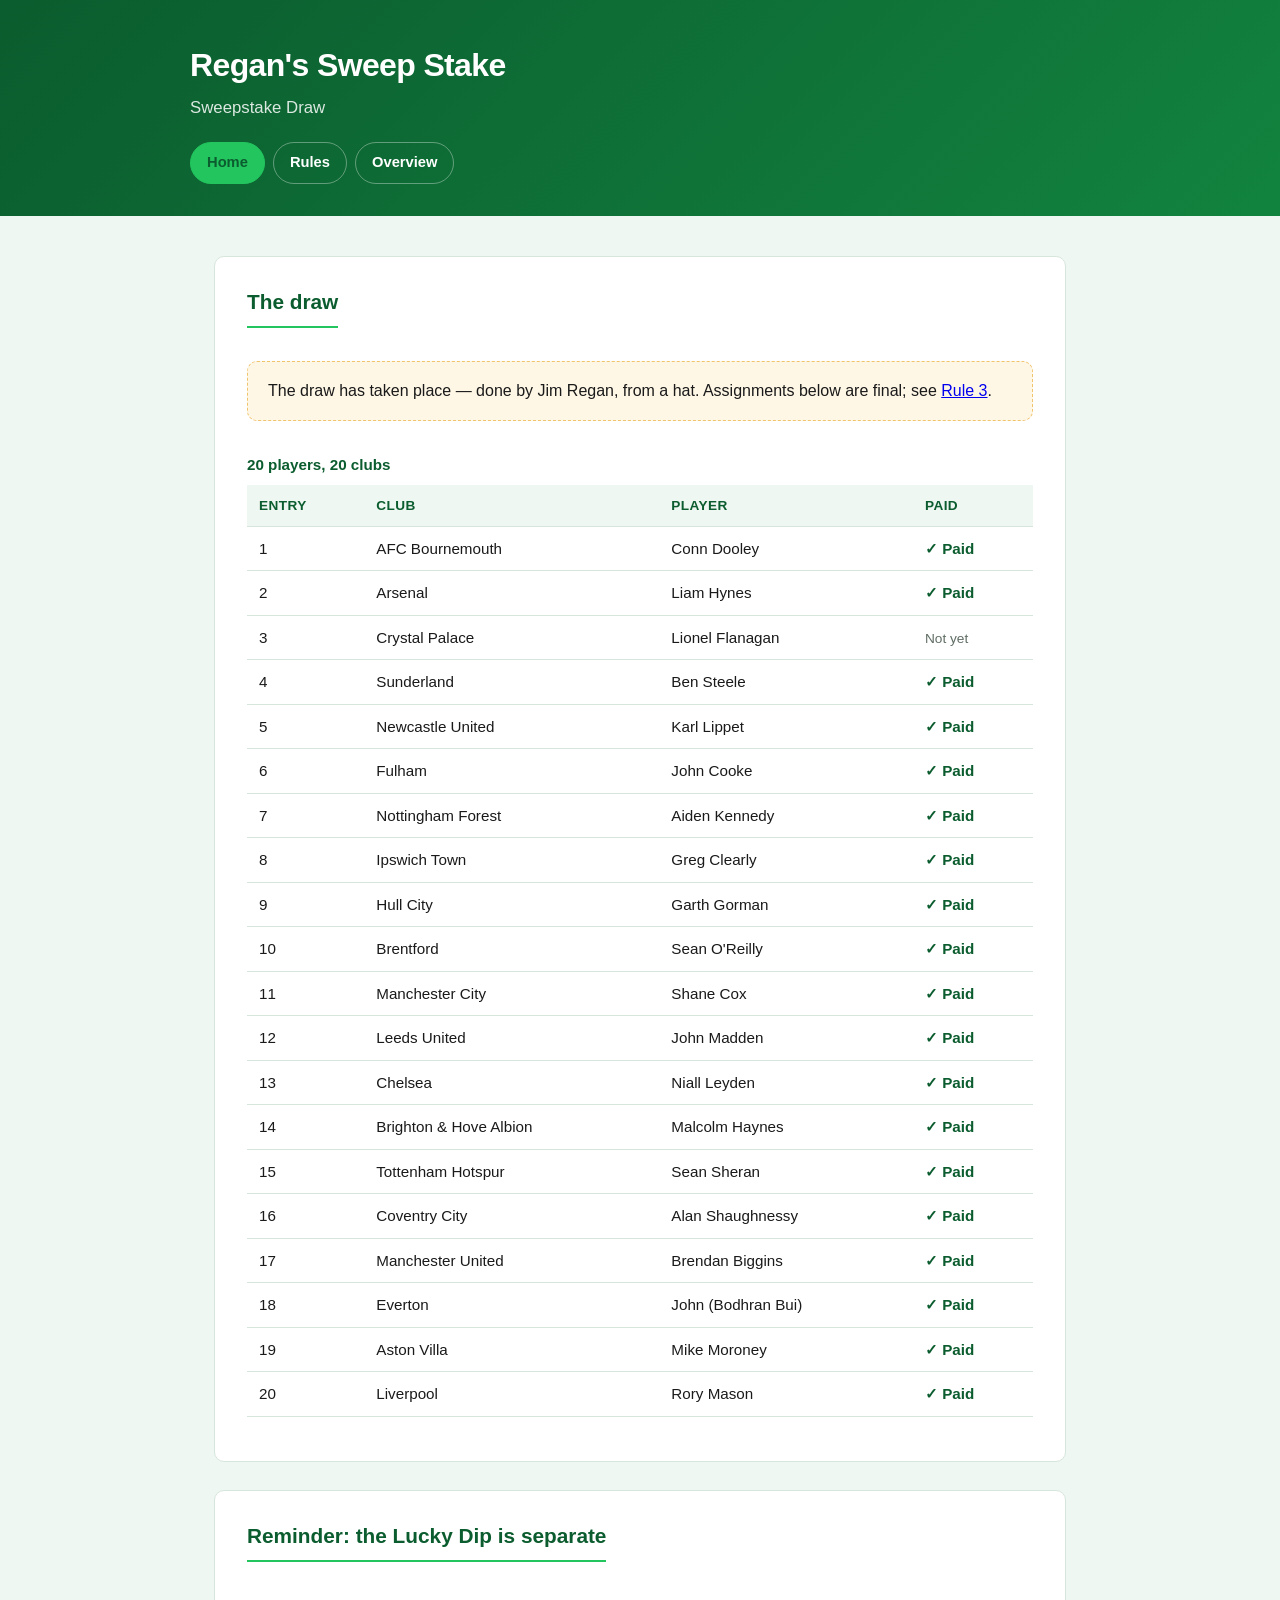
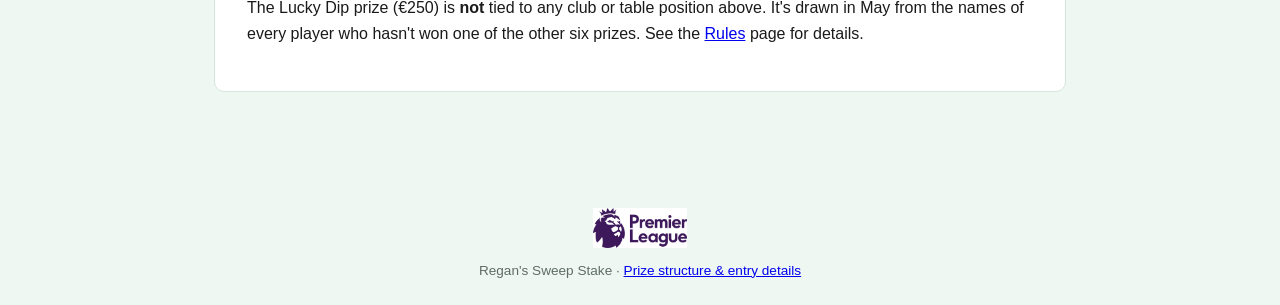
<file: index.html>
<!doctype html>
<html lang="en">
<head>
  <meta charset="utf-8">
  <meta name="viewport" content="width=device-width, initial-scale=1">
  <title>Regan's Sweep Stake</title>
  <link rel="stylesheet" href="assets/style.css">
</head>
<body>
  <header class="site-header">
    <div class="header-inner">
      <h1>Regan's Sweep Stake</h1>
      <p class="tagline">Sweepstake Draw</p>
      <nav class="site-nav">
        <a href="index.html" class="active">Home</a>
        <a href="rules.html">Rules</a>
        <a href="overview.html">Overview</a>
      </nav>
    </div>
  </header>

  <main>
    <section>
      <h2>The draw</h2>
      <div class="placeholder-block">
        <p>The draw has taken place &mdash; done by Jim Regan, from a hat. Assignments below are final; see <a href="rules.html">Rule 3</a>.</p>
      </div>
      <div class="overflow-scroll">
        <table>
          <caption>20 players, 20 clubs</caption>
          <thead>
            <tr>
              <th>Entry</th>
              <th>Club</th>
              <th>Player</th>
              <th>Paid</th>
            </tr>
          </thead>
          <tbody>
            <tr><td>1</td><td>AFC Bournemouth</td><td>Conn Dooley</td><td><span class="paid-yes">&check; Paid</span></td></tr>
            <tr><td>2</td><td>Arsenal</td><td>Liam Hynes</td><td><span class="paid-yes">&check; Paid</span></td></tr>
            <tr><td>3</td><td>Crystal Palace</td><td>Lionel Flanagan</td><td><span class="paid-no">Not yet</span></td></tr>
            <tr><td>4</td><td>Sunderland</td><td>Ben Steele</td><td><span class="paid-yes">&check; Paid</span></td></tr>
            <tr><td>5</td><td>Newcastle United</td><td>Karl Lippet</td><td><span class="paid-yes">&check; Paid</span></td></tr>
            <tr><td>6</td><td>Fulham</td><td>John Cooke</td><td><span class="paid-yes">&check; Paid</span></td></tr>
            <tr><td>7</td><td>Nottingham Forest</td><td>Aiden Kennedy</td><td><span class="paid-yes">&check; Paid</span></td></tr>
            <tr><td>8</td><td>Ipswich Town</td><td>Greg Clearly</td><td><span class="paid-yes">&check; Paid</span></td></tr>
            <tr><td>9</td><td>Hull City</td><td>Garth Gorman</td><td><span class="paid-yes">&check; Paid</span></td></tr>
            <tr><td>10</td><td>Brentford</td><td>Sean O'Reilly</td><td><span class="paid-yes">&check; Paid</span></td></tr>
            <tr><td>11</td><td>Manchester City</td><td>Shane Cox</td><td><span class="paid-yes">&check; Paid</span></td></tr>
            <tr><td>12</td><td>Leeds United</td><td>John Madden</td><td><span class="paid-yes">&check; Paid</span></td></tr>
            <tr><td>13</td><td>Chelsea</td><td>Niall Leyden</td><td><span class="paid-yes">&check; Paid</span></td></tr>
            <tr><td>14</td><td>Brighton &amp; Hove Albion</td><td>Malcolm Haynes</td><td><span class="paid-yes">&check; Paid</span></td></tr>
            <tr><td>15</td><td>Tottenham Hotspur</td><td>Sean Sheran</td><td><span class="paid-yes">&check; Paid</span></td></tr>
            <tr><td>16</td><td>Coventry City</td><td>Alan Shaughnessy</td><td><span class="paid-yes">&check; Paid</span></td></tr>
            <tr><td>17</td><td>Manchester United</td><td>Brendan Biggins</td><td><span class="paid-yes">&check; Paid</span></td></tr>
            <tr><td>18</td><td>Everton</td><td>John (Bodhran Bui)</td><td><span class="paid-yes">&check; Paid</span></td></tr>
            <tr><td>19</td><td>Aston Villa</td><td>Mike Moroney</td><td><span class="paid-yes">&check; Paid</span></td></tr>
            <tr><td>20</td><td>Liverpool</td><td>Rory Mason</td><td><span class="paid-yes">&check; Paid</span></td></tr>
          </tbody>
        </table>
      </div>
    </section>

    <section>
      <h2>Reminder: the Lucky Dip is separate</h2>
      <p>
        The Lucky Dip prize (&euro;250) is <strong>not</strong> tied to any club or table
        position above. It's drawn in May from the names of every player who hasn't won one
        of the other six prizes. See the <a href="rules.html#lucky-dip">Rules</a> page for
        details.
      </p>
    </section>
  </main>

  <footer class="site-footer">
    <img src="assets/brand/premier-league-logo.png" alt="Premier League" class="footer-logo">
    <p>Regan's Sweep Stake &middot; <a href="overview.html">Prize structure &amp; entry details</a></p>
  </footer>
</body>
</html>
</file>
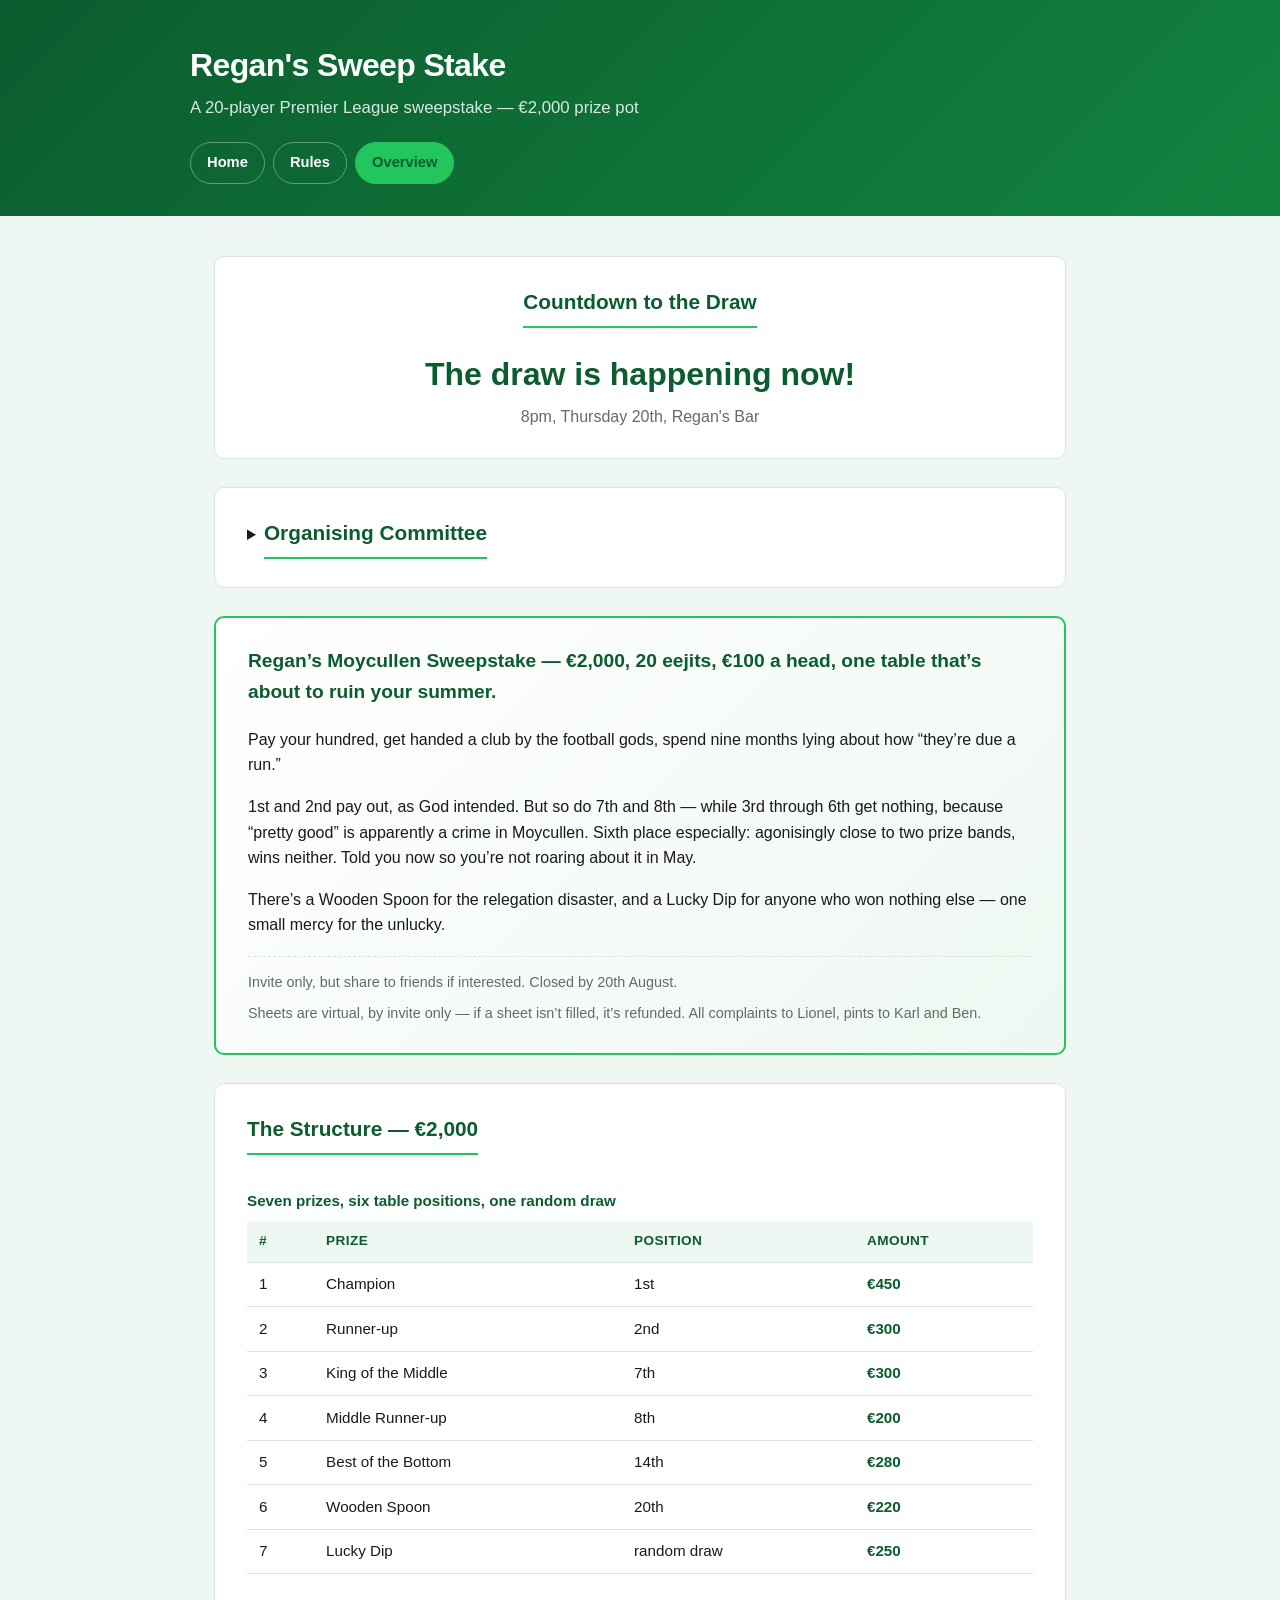
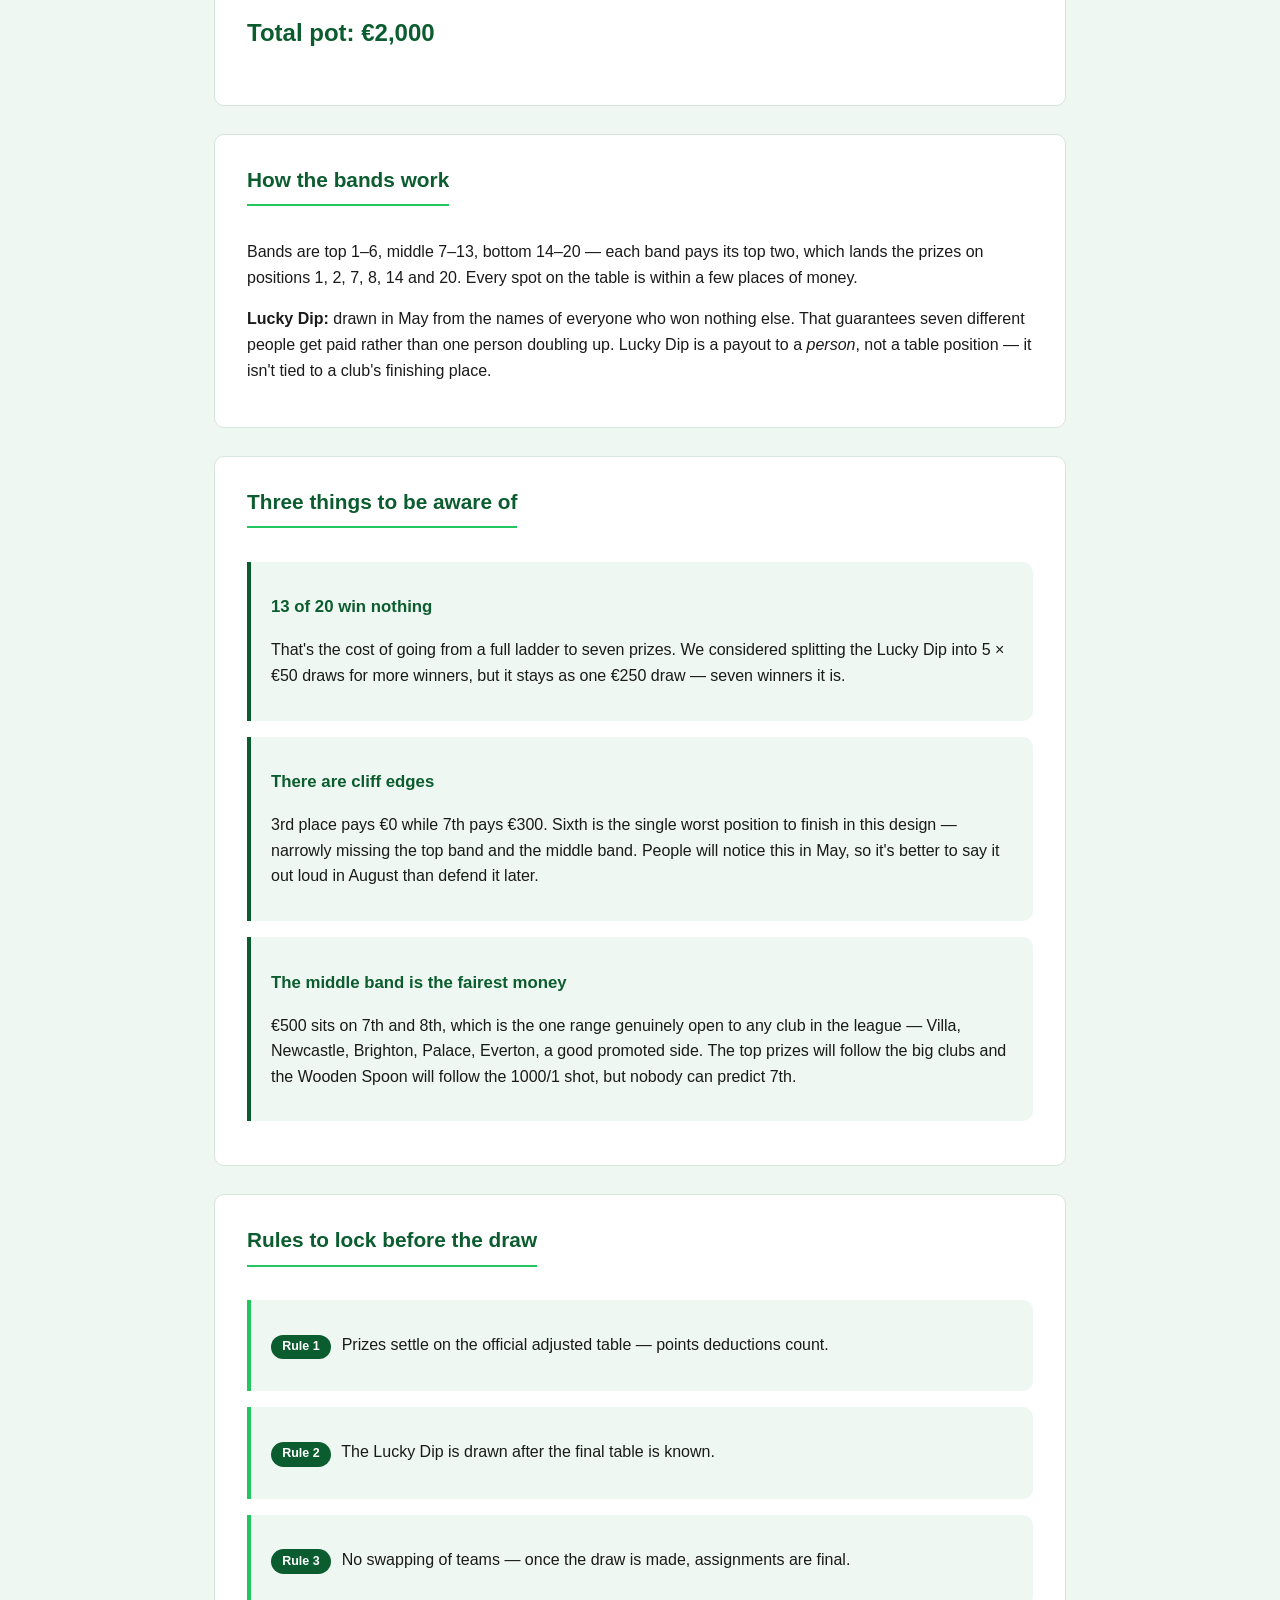
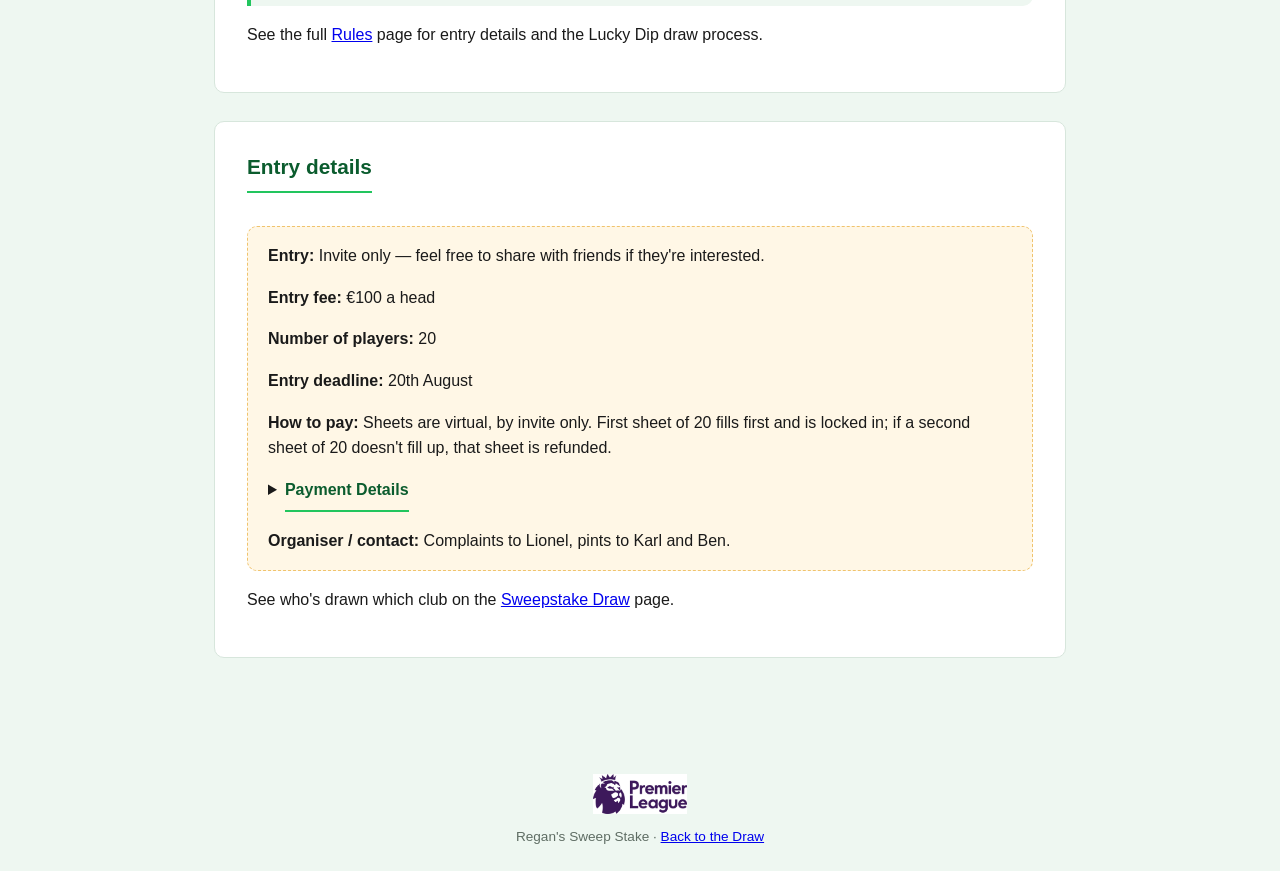
<file: overview.html>
<!doctype html>
<html lang="en">
<head>
  <meta charset="utf-8">
  <meta name="viewport" content="width=device-width, initial-scale=1">
  <title>Overview &mdash; Regan's Sweep Stake</title>
  <link rel="stylesheet" href="assets/style.css">
</head>
<body>
  <header class="site-header">
    <div class="header-inner">
      <h1>Regan's Sweep Stake</h1>
      <p class="tagline">A 20-player Premier League sweepstake &mdash; &euro;2,000 prize pot</p>
      <nav class="site-nav">
        <a href="index.html">Home</a>
        <a href="rules.html">Rules</a>
        <a href="overview.html" class="active">Overview</a>
      </nav>
    </div>
  </header>

  <main>
    <section class="countdown-section">
      <h2>Countdown to the Draw</h2>
      <p id="countdown" class="countdown-timer">Loading&hellip;</p>
      <p class="countdown-sub">8pm, Thursday 20th, Regan's Bar</p>
    </section>

    <section>
      <details>
        <summary class="section-summary"><span>Organising Committee</span></summary>
        <div class="committee-grid">
          <div class="committee-member">
            <img src="assets/committee/ben-steele.jpg" alt="Ben Steele, Chief Tech">
            <p class="name">Ben Steele</p>
            <p class="title">Chief Tech</p>
          </div>
          <div class="committee-member">
            <img src="assets/committee/karl-lippet.jpg" alt="Karl Lippet, Chief Creative">
            <p class="name">Karl Lippet</p>
            <p class="title">Chief Creative</p>
          </div>
          <div class="committee-member">
            <img src="assets/committee/lionel-flanagan.jpg" alt="Lionel Flanagan, CFO">
            <p class="name">Lionel Flanagan</p>
            <p class="title">CFO</p>
          </div>
        </div>
      </details>
    </section>

    <section class="opener">
      <p class="opener-lede">Regan&rsquo;s Moycullen Sweepstake &mdash; &euro;2,000, 20 eejits, &euro;100 a head, one table that&rsquo;s about to ruin your summer.</p>
      <p>Pay your hundred, get handed a club by the football gods, spend nine months lying about how &ldquo;they&rsquo;re due a run.&rdquo;</p>
      <p>1st and 2nd pay out, as God intended. But so do 7th and 8th &mdash; while 3rd through 6th get nothing, because &ldquo;pretty good&rdquo; is apparently a crime in Moycullen. Sixth place especially: agonisingly close to two prize bands, wins neither. Told you now so you&rsquo;re not roaring about it in May.</p>
      <p>There&rsquo;s a Wooden Spoon for the relegation disaster, and a Lucky Dip for anyone who won nothing else &mdash; one small mercy for the unlucky.</p>
      <p class="opener-meta">Invite only, but share to friends if interested. Closed by 20th August.</p>
      <p class="opener-meta">Sheets are virtual, by invite only &mdash; if a sheet isn&rsquo;t filled, it&rsquo;s refunded. All complaints to Lionel, pints to Karl and Ben.</p>
    </section>

    <section>
      <h2>The Structure &mdash; &euro;2,000</h2>
      <div class="overflow-scroll">
        <table>
          <caption>Seven prizes, six table positions, one random draw</caption>
          <thead>
            <tr>
              <th>#</th>
              <th>Prize</th>
              <th>Position</th>
              <th>Amount</th>
            </tr>
          </thead>
          <tbody>
            <tr class="prize-row">
              <td>1</td><td>Champion</td><td>1st</td><td class="amount">&euro;450</td>
            </tr>
            <tr class="prize-row">
              <td>2</td><td>Runner-up</td><td>2nd</td><td class="amount">&euro;300</td>
            </tr>
            <tr class="prize-row">
              <td>3</td><td>King of the Middle</td><td>7th</td><td class="amount">&euro;300</td>
            </tr>
            <tr class="prize-row">
              <td>4</td><td>Middle Runner-up</td><td>8th</td><td class="amount">&euro;200</td>
            </tr>
            <tr class="prize-row">
              <td>5</td><td>Best of the Bottom</td><td>14th</td><td class="amount">&euro;280</td>
            </tr>
            <tr class="prize-row">
              <td>6</td><td>Wooden Spoon</td><td>20th</td><td class="amount">&euro;220</td>
            </tr>
            <tr class="prize-row">
              <td>7</td><td>Lucky Dip</td><td>random draw</td><td class="amount">&euro;250</td>
            </tr>
          </tbody>
        </table>
      </div>
      <p class="pot-total">Total pot: &euro;2,000</p>
    </section>

    <section>
      <h2>How the bands work</h2>
      <p>
        Bands are top 1&ndash;6, middle 7&ndash;13, bottom 14&ndash;20 &mdash; each band pays
        its top two, which lands the prizes on positions 1, 2, 7, 8, 14 and 20. Every spot
        on the table is within a few places of money.
      </p>
      <p>
        <strong>Lucky Dip:</strong> drawn in May from the names of everyone who won nothing
        else. That guarantees seven different people get paid rather than one person
        doubling up. Lucky Dip is a payout to a <em>person</em>, not a table position &mdash;
        it isn't tied to a club's finishing place.
      </p>
    </section>

    <section>
      <h2>Three things to be aware of</h2>
      <div class="callout">
        <h3>13 of 20 win nothing</h3>
        <p>
          That's the cost of going from a full ladder to seven prizes. We considered splitting
          the Lucky Dip into 5 &times; &euro;50 draws for more winners, but it stays as one
          &euro;250 draw &mdash; seven winners it is.
        </p>
      </div>
      <div class="callout">
        <h3>There are cliff edges</h3>
        <p>
          3rd place pays &euro;0 while 7th pays &euro;300. Sixth is the single worst position
          to finish in this design &mdash; narrowly missing the top band and the middle band.
          People will notice this in May, so it's better to say it out loud in August than
          defend it later.
        </p>
      </div>
      <div class="callout">
        <h3>The middle band is the fairest money</h3>
        <p>
          &euro;500 sits on 7th and 8th, which is the one range genuinely open to any club in
          the league &mdash; Villa, Newcastle, Brighton, Palace, Everton, a good promoted
          side. The top prizes will follow the big clubs and the Wooden Spoon will follow the
          1000/1 shot, but nobody can predict 7th.
        </p>
      </div>
    </section>

    <section>
      <h2>Rules to lock before the draw</h2>
      <div class="callout locked">
        <p><span class="pill">Rule 1</span> Prizes settle on the official adjusted table &mdash; points deductions count.</p>
      </div>
      <div class="callout locked">
        <p><span class="pill">Rule 2</span> The Lucky Dip is drawn after the final table is known.</p>
      </div>
      <div class="callout locked">
        <p><span class="pill">Rule 3</span> No swapping of teams &mdash; once the draw is made, assignments are final.</p>
      </div>
      <p>See the full <a href="rules.html">Rules</a> page for entry details and the Lucky Dip draw process.</p>
    </section>

    <section>
      <h2>Entry details</h2>
      <div class="placeholder-block">
        <p><strong>Entry:</strong> Invite only &mdash; feel free to share with friends if they're interested.</p>
        <p><strong>Entry fee:</strong> &euro;100 a head</p>
        <p><strong>Number of players:</strong> 20</p>
        <p><strong>Entry deadline:</strong> 20th August</p>
        <p><strong>How to pay:</strong> Sheets are virtual, by invite only. First sheet of 20 fills first and is locked in; if a second sheet of 20 doesn't fill up, that sheet is refunded.</p>
        <details>
          <summary class="section-summary"><span>Payment Details</span></summary>
          <p><strong>Pay online:</strong> either works &mdash; pick whichever you prefer.</p>
          <div class="payment-options">
            <div class="payment-option">
              <p><a href="https://revolut.me/lionelvyv4" target="_blank" rel="noopener">revolut.me/lionelvyv4</a></p>
              <img src="assets/payment/lionel-revolut.jpg" alt="Revolut QR code to pay Lionel Flanagan, @lionelvyv4" class="payment-qr">
            </div>
            <div class="payment-option">
              <p><a href="https://revolut.me/benoflj9" target="_blank" rel="noopener">revolut.me/benoflj9</a></p>
              <img src="assets/payment/ben-revolut.png" alt="Revolut QR code to pay Ben Steele, @benoflj9" class="payment-qr">
            </div>
            <div class="payment-option">
              <p><a href="https://revolut.me/karllippett" target="_blank" rel="noopener">revolut.me/karllippett</a></p>
              <img src="assets/payment/karl-revolut.jpg" alt="Revolut QR code to pay Karl Lippet, @karllippett" class="payment-qr">
            </div>
          </div>
        </details>
        <p><strong>Organiser / contact:</strong> Complaints to Lionel, pints to Karl and Ben.</p>
      </div>
      <p>See who's drawn which club on the <a href="index.html">Sweepstake Draw</a> page.</p>
    </section>
  </main>

  <footer class="site-footer">
    <img src="assets/brand/premier-league-logo.png" alt="Premier League" class="footer-logo">
    <p>Regan's Sweep Stake &middot; <a href="index.html">Back to the Draw</a></p>
  </footer>

  <script>
    (function () {
      var target = new Date('2026-08-20T20:00:00+01:00').getTime();
      var el = document.getElementById('countdown');
      function tick() {
        var diff = target - Date.now();
        if (diff <= 0) {
          el.textContent = 'The draw is happening now!';
          return;
        }
        var d = Math.floor(diff / 86400000);
        var h = Math.floor((diff % 86400000) / 3600000);
        var m = Math.floor((diff % 3600000) / 60000);
        var s = Math.floor((diff % 60000) / 1000);
        el.textContent = d + 'd ' + h + 'h ' + m + 'm ' + s + 's';
        setTimeout(tick, 1000);
      }
      tick();
    })();
  </script>
</body>
</html>
</file>
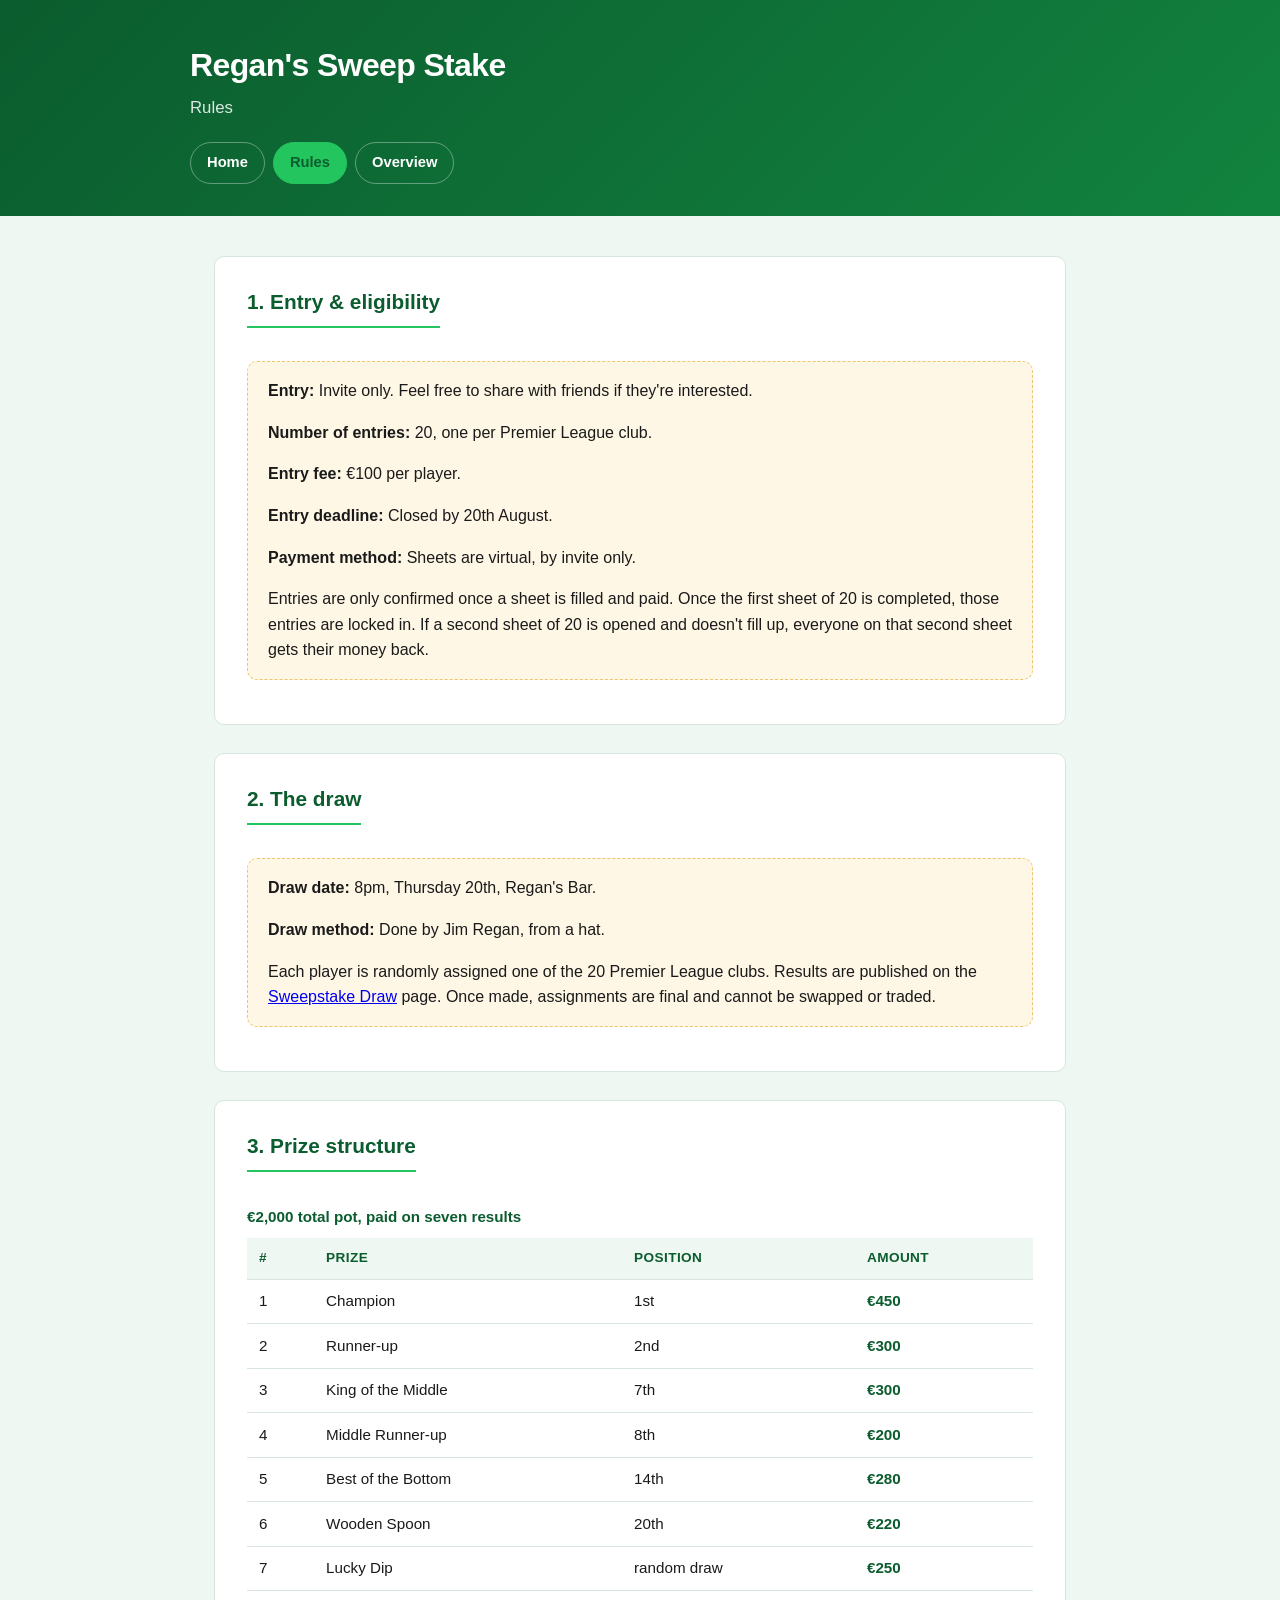
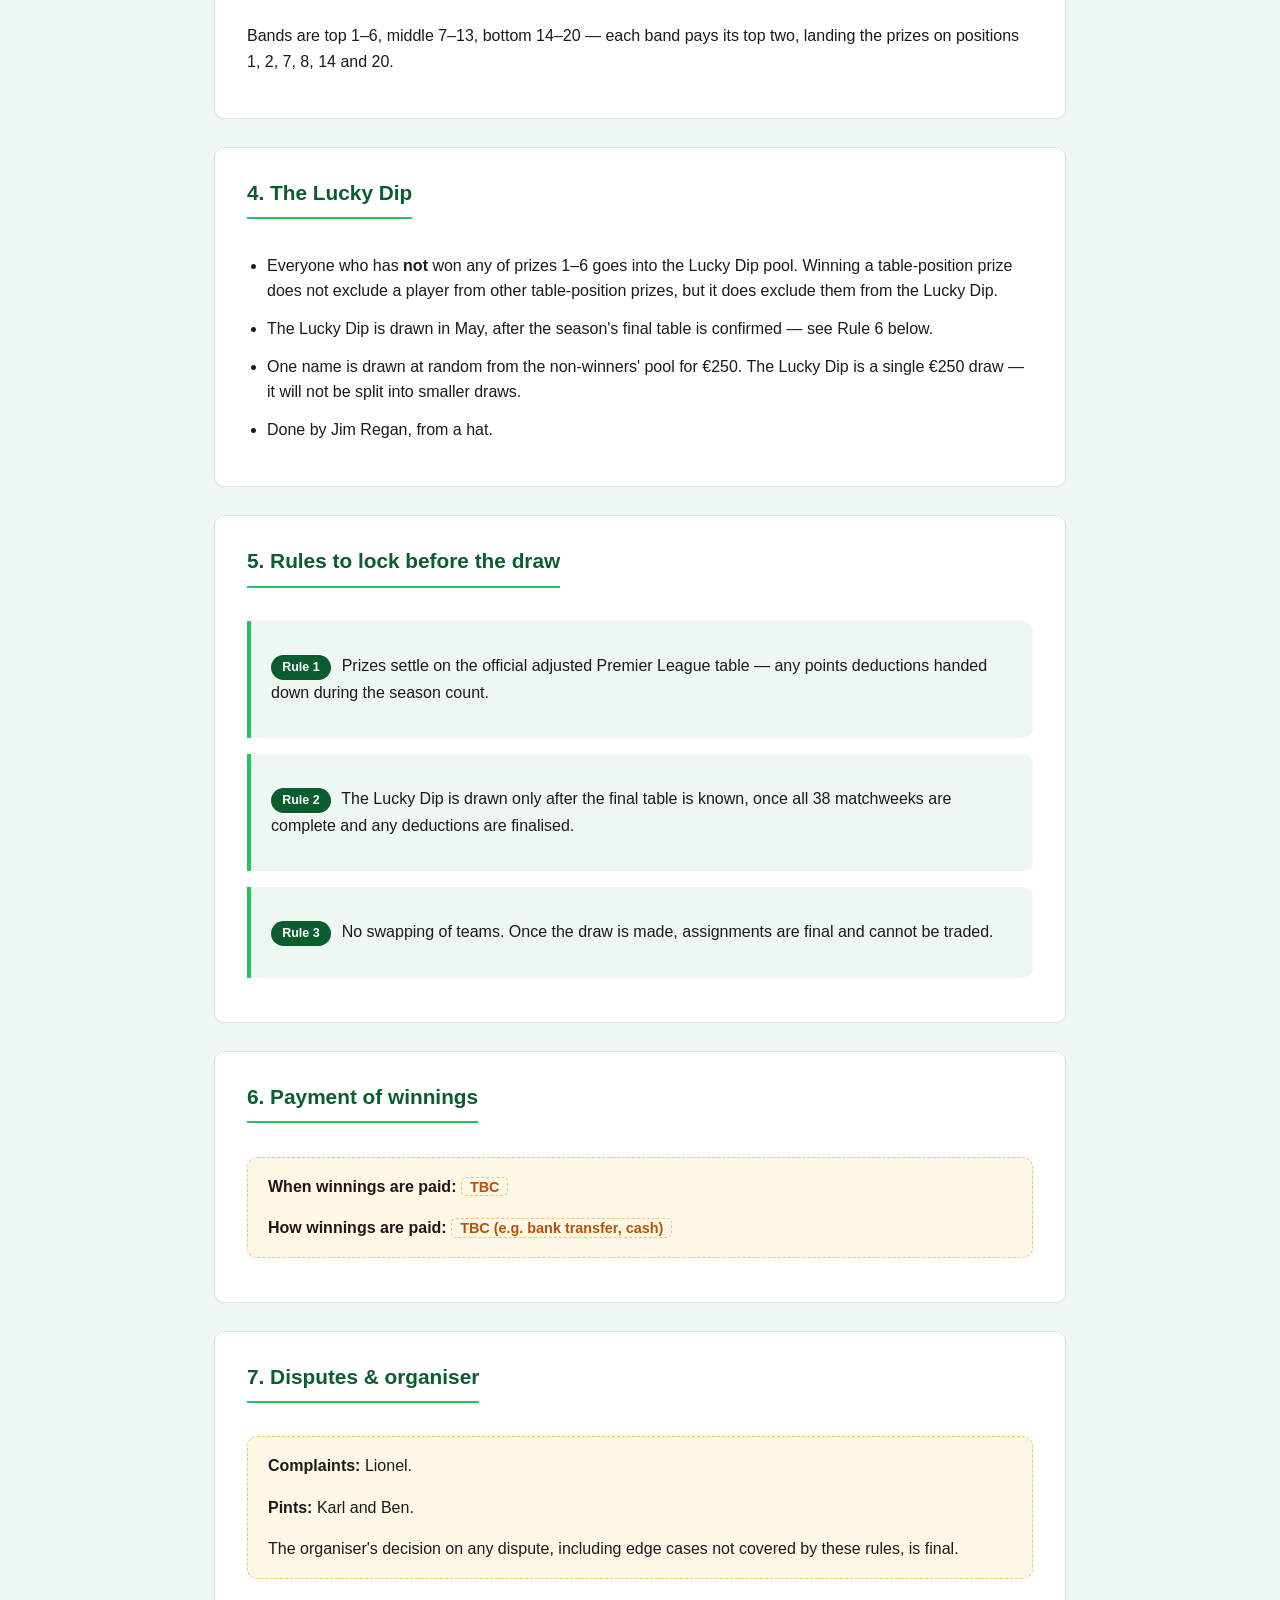
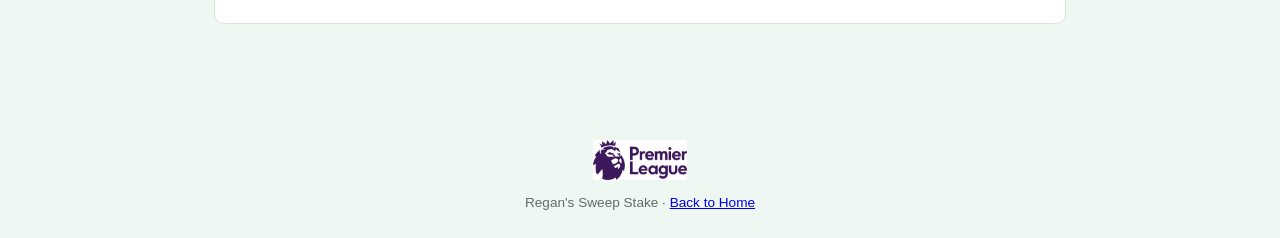
<file: rules.html>
<!doctype html>
<html lang="en">
<head>
  <meta charset="utf-8">
  <meta name="viewport" content="width=device-width, initial-scale=1">
  <title>Rules &mdash; Regan's Sweep Stake</title>
  <link rel="stylesheet" href="assets/style.css">
</head>
<body>
  <header class="site-header">
    <div class="header-inner">
      <h1>Regan's Sweep Stake</h1>
      <p class="tagline">Rules</p>
      <nav class="site-nav">
        <a href="index.html">Home</a>
        <a href="rules.html" class="active">Rules</a>
        <a href="overview.html">Overview</a>
      </nav>
    </div>
  </header>

  <main>
    <section>
      <h2>1. Entry &amp; eligibility</h2>
      <div class="placeholder-block">
        <p><strong>Entry:</strong> Invite only. Feel free to share with friends if they're interested.</p>
        <p><strong>Number of entries:</strong> 20, one per Premier League club.</p>
        <p><strong>Entry fee:</strong> &euro;100 per player.</p>
        <p><strong>Entry deadline:</strong> Closed by 20th August.</p>
        <p><strong>Payment method:</strong> Sheets are virtual, by invite only.</p>
        <p>Entries are only confirmed once a sheet is filled and paid. Once the first sheet of 20 is completed, those entries are locked in. If a second sheet of 20 is opened and doesn't fill up, everyone on that second sheet gets their money back.</p>
      </div>
    </section>

    <section>
      <h2>2. The draw</h2>
      <div class="placeholder-block">
        <p><strong>Draw date:</strong> 8pm, Thursday 20th, Regan's Bar.</p>
        <p><strong>Draw method:</strong> Done by Jim Regan, from a hat.</p>
        <p>Each player is randomly assigned one of the 20 Premier League clubs. Results are published on the <a href="index.html">Sweepstake Draw</a> page. Once made, assignments are final and cannot be swapped or traded.</p>
      </div>
    </section>

    <section>
      <h2>3. Prize structure</h2>
      <div class="overflow-scroll">
        <table>
          <caption>&euro;2,000 total pot, paid on seven results</caption>
          <thead>
            <tr>
              <th>#</th>
              <th>Prize</th>
              <th>Position</th>
              <th>Amount</th>
            </tr>
          </thead>
          <tbody>
            <tr class="prize-row"><td>1</td><td>Champion</td><td>1st</td><td class="amount">&euro;450</td></tr>
            <tr class="prize-row"><td>2</td><td>Runner-up</td><td>2nd</td><td class="amount">&euro;300</td></tr>
            <tr class="prize-row"><td>3</td><td>King of the Middle</td><td>7th</td><td class="amount">&euro;300</td></tr>
            <tr class="prize-row"><td>4</td><td>Middle Runner-up</td><td>8th</td><td class="amount">&euro;200</td></tr>
            <tr class="prize-row"><td>5</td><td>Best of the Bottom</td><td>14th</td><td class="amount">&euro;280</td></tr>
            <tr class="prize-row"><td>6</td><td>Wooden Spoon</td><td>20th</td><td class="amount">&euro;220</td></tr>
            <tr class="prize-row"><td>7</td><td>Lucky Dip</td><td>random draw</td><td class="amount">&euro;250</td></tr>
          </tbody>
        </table>
      </div>
      <p>
        Bands are top 1&ndash;6, middle 7&ndash;13, bottom 14&ndash;20 &mdash; each band pays
        its top two, landing the prizes on positions 1, 2, 7, 8, 14 and 20.
      </p>
    </section>

    <section id="lucky-dip">
      <h2>4. The Lucky Dip</h2>
      <ul class="rules-list">
        <li>Everyone who has <strong>not</strong> won any of prizes 1&ndash;6 goes into the Lucky Dip pool. Winning a table-position prize does not exclude a player from other table-position prizes, but it does exclude them from the Lucky Dip.</li>
        <li>The Lucky Dip is drawn in May, after the season's final table is confirmed &mdash; see Rule 6 below.</li>
        <li>One name is drawn at random from the non-winners' pool for &euro;250. The Lucky Dip is a single &euro;250 draw &mdash; it will not be split into smaller draws.</li>
        <li>Done by Jim Regan, from a hat.</li>
      </ul>
    </section>

    <section>
      <h2>5. Rules to lock before the draw</h2>
      <div class="callout locked">
        <p><span class="pill">Rule 1</span> Prizes settle on the official adjusted Premier League table &mdash; any points deductions handed down during the season count.</p>
      </div>
      <div class="callout locked">
        <p><span class="pill">Rule 2</span> The Lucky Dip is drawn only after the final table is known, once all 38 matchweeks are complete and any deductions are finalised.</p>
      </div>
      <div class="callout locked">
        <p><span class="pill">Rule 3</span> No swapping of teams. Once the draw is made, assignments are final and cannot be traded.</p>
      </div>
    </section>

    <section>
      <h2>6. Payment of winnings</h2>
      <div class="placeholder-block">
        <p><strong>When winnings are paid:</strong> <span class="placeholder">TBC</span></p>
        <p><strong>How winnings are paid:</strong> <span class="placeholder">TBC (e.g. bank transfer, cash)</span></p>
      </div>
    </section>

    <section>
      <h2>7. Disputes &amp; organiser</h2>
      <div class="placeholder-block">
        <p><strong>Complaints:</strong> Lionel.</p>
        <p><strong>Pints:</strong> Karl and Ben.</p>
        <p>The organiser's decision on any dispute, including edge cases not covered by these rules, is final.</p>
      </div>
    </section>
  </main>

  <footer class="site-footer">
    <img src="assets/brand/premier-league-logo.png" alt="Premier League" class="footer-logo">
    <p>Regan's Sweep Stake &middot; <a href="index.html">Back to Home</a></p>
  </footer>
</body>
</html>
</file>
<file: assets/style.css>
:root {
  --purple: #0b5c2e;
  --purple-light: #12833f;
  --green: #22c55e;
  --ink: #1a1a1a;
  --paper: #ffffff;
  --paper-alt: #eef7f1;
  --border: #d7e6dc;
  --amber: #b45309;
  --amber-bg: #fff7e6;
  --amber-border: #f0c36d;
  --muted: #5f6d64;
  --radius: 10px;
  --max-width: 900px;
}

* { box-sizing: border-box; }

body {
  margin: 0;
  font-family: -apple-system, BlinkMacSystemFont, "Segoe UI", Roboto, Helvetica, Arial, sans-serif;
  color: var(--ink);
  background: var(--paper-alt);
  line-height: 1.6;
}

header.site-header {
  background: linear-gradient(135deg, var(--purple), var(--purple-light));
  color: var(--paper);
  padding: 2.5rem 1.5rem 2rem;
}

.header-inner {
  max-width: var(--max-width);
  margin: 0 auto;
}

.site-header h1 {
  margin: 0 0 0.25rem;
  font-size: 2rem;
  letter-spacing: -0.02em;
}

.site-header p.tagline {
  margin: 0 0 1.25rem;
  color: rgba(255,255,255,0.85);
  font-size: 1.05rem;
}

nav.site-nav {
  display: flex;
  gap: 0.5rem;
  flex-wrap: wrap;
}

nav.site-nav a {
  color: var(--paper);
  text-decoration: none;
  padding: 0.5rem 1rem;
  border-radius: 999px;
  border: 1px solid rgba(255,255,255,0.35);
  font-size: 0.92rem;
  font-weight: 600;
  transition: background 0.15s ease;
}

nav.site-nav a:hover,
nav.site-nav a.active {
  background: var(--green);
  border-color: var(--green);
  color: var(--purple);
}

main {
  max-width: var(--max-width);
  margin: 0 auto;
  padding: 2.5rem 1.5rem 4rem;
}

section {
  background: var(--paper);
  border: 1px solid var(--border);
  border-radius: var(--radius);
  padding: 1.75rem 2rem;
  margin-bottom: 1.75rem;
}

section h2 {
  margin-top: 0;
  color: var(--purple);
  font-size: 1.3rem;
  border-bottom: 2px solid var(--green);
  padding-bottom: 0.5rem;
  display: inline-block;
}

section h3 {
  color: var(--purple);
  font-size: 1.05rem;
  margin-bottom: 0.5rem;
}

table {
  width: 100%;
  border-collapse: collapse;
  margin: 1rem 0;
  font-size: 0.95rem;
}

caption {
  caption-side: top;
  text-align: left;
  font-weight: 600;
  color: var(--purple);
  margin-bottom: 0.5rem;
}

th, td {
  text-align: left;
  padding: 0.6rem 0.75rem;
  border-bottom: 1px solid var(--border);
}

th {
  background: var(--paper-alt);
  color: var(--purple);
  font-weight: 700;
  font-size: 0.85rem;
  text-transform: uppercase;
  letter-spacing: 0.03em;
}

tr.prize-row td.amount {
  font-weight: 700;
  color: var(--purple);
}

.overflow-scroll {
  overflow-x: auto;
}

.paid-yes {
  color: var(--purple);
  font-weight: 700;
}

.paid-no {
  color: var(--muted);
  font-size: 0.9em;
}

.placeholder {
  color: var(--amber);
  background: var(--amber-bg);
  border: 1px dashed var(--amber-border);
  padding: 0.05rem 0.5rem;
  border-radius: 5px;
  font-size: 0.9em;
  font-weight: 600;
  white-space: nowrap;
}

.placeholder-block {
  background: var(--amber-bg);
  border: 1px dashed var(--amber-border);
  border-radius: var(--radius);
  padding: 1rem 1.25rem;
  margin: 1rem 0;
}

.placeholder-block p:first-child { margin-top: 0; }
.placeholder-block p:last-child { margin-bottom: 0; }

.placeholder-block summary.section-summary {
  margin: 0.75rem 0 1rem;
}

.placeholder-block summary.section-summary span {
  font-size: 1rem;
}

.payment-options {
  display: flex;
  flex-wrap: wrap;
  gap: 1.5rem;
  margin: 0.5rem 0 1rem;
}

.payment-option p {
  margin: 0 0 0.4rem;
}

.payment-qr {
  display: block;
  width: 160px;
  max-width: 100%;
  border-radius: var(--radius);
  border: 1px solid var(--amber-border);
  margin: 0;
}

.callout {
  background: var(--paper-alt);
  border-left: 4px solid var(--purple);
  border-radius: 0 var(--radius) var(--radius) 0;
  padding: 1rem 1.25rem;
  margin: 1rem 0;
}

.callout.locked {
  border-left-color: var(--green);
}

.pill {
  display: inline-block;
  background: var(--purple);
  color: var(--paper);
  border-radius: 999px;
  padding: 0.15rem 0.7rem;
  font-size: 0.78rem;
  font-weight: 700;
  margin-right: 0.4rem;
}

ol.rules-list, ul.rules-list {
  padding-left: 1.25rem;
}

ol.rules-list li, ul.rules-list li {
  margin-bottom: 0.75rem;
}

.pot-total {
  font-size: 1.5rem;
  font-weight: 800;
  color: var(--purple);
}

summary.section-summary {
  cursor: pointer;
  margin-bottom: 1rem;
}

summary.section-summary span {
  color: var(--purple);
  font-size: 1.3rem;
  font-weight: 700;
  border-bottom: 2px solid var(--green);
  padding-bottom: 0.5rem;
  display: inline-block;
}

details:not([open]) summary.section-summary {
  margin-bottom: 0;
}

.committee-grid {
  display: flex;
  justify-content: center;
  align-items: flex-start;
  flex-wrap: nowrap;
  gap: 1.5rem;
  text-align: center;
}

.committee-member {
  flex: 1 1 0;
  min-width: 0;
}

.committee-member img {
  width: 120px;
  height: 120px;
  max-width: 100%;
  border-radius: 50%;
  object-fit: cover;
  object-position: top center;
  border: 3px solid var(--green);
  display: block;
  margin: 0 auto 0.75rem;
}

.committee-member .name {
  font-weight: 700;
  color: var(--purple);
  margin: 0 0 0.15rem;
}

.committee-member .title {
  color: var(--muted);
  font-size: 0.88rem;
  margin: 0;
}

@media (max-width: 600px) {
  .committee-grid {
    gap: 0.75rem;
  }

  .committee-member img {
    width: 72px;
    height: 72px;
  }

  .committee-member .name {
    font-size: 0.85rem;
  }

  .committee-member .title {
    font-size: 0.72rem;
  }
}

.countdown-section {
  text-align: center;
}

.countdown-timer {
  font-size: 2rem;
  font-weight: 800;
  color: var(--purple);
  margin: 0.25rem 0;
  font-variant-numeric: tabular-nums;
}

.countdown-sub {
  color: var(--muted);
  margin: 0;
}

.opener {
  background: linear-gradient(135deg, var(--paper), var(--paper-alt));
  border: 2px solid var(--green);
}

.opener .opener-lede {
  font-size: 1.2rem;
  font-weight: 800;
  color: var(--purple);
  margin-top: 0;
}

.opener .opener-meta {
  font-size: 0.9rem;
  color: var(--muted);
  border-top: 1px dashed var(--border);
  padding-top: 0.85rem;
  margin-top: 1.15rem;
  margin-bottom: 0;
}

.opener .opener-meta + .opener-meta {
  border-top: none;
  padding-top: 0;
  margin-top: 0.5rem;
}

footer.site-footer {
  max-width: var(--max-width);
  margin: 0 auto;
  padding: 1.5rem;
  text-align: center;
  color: var(--muted);
  font-size: 0.85rem;
}

.footer-logo {
  display: block;
  height: 40px;
  width: auto;
  margin: 0 auto 0.75rem;
}

footer.site-footer p {
  margin: 0;
}

@media (max-width: 600px) {
  section { padding: 1.25rem 1.25rem; }
  .site-header h1 { font-size: 1.6rem; }
}
</file>
